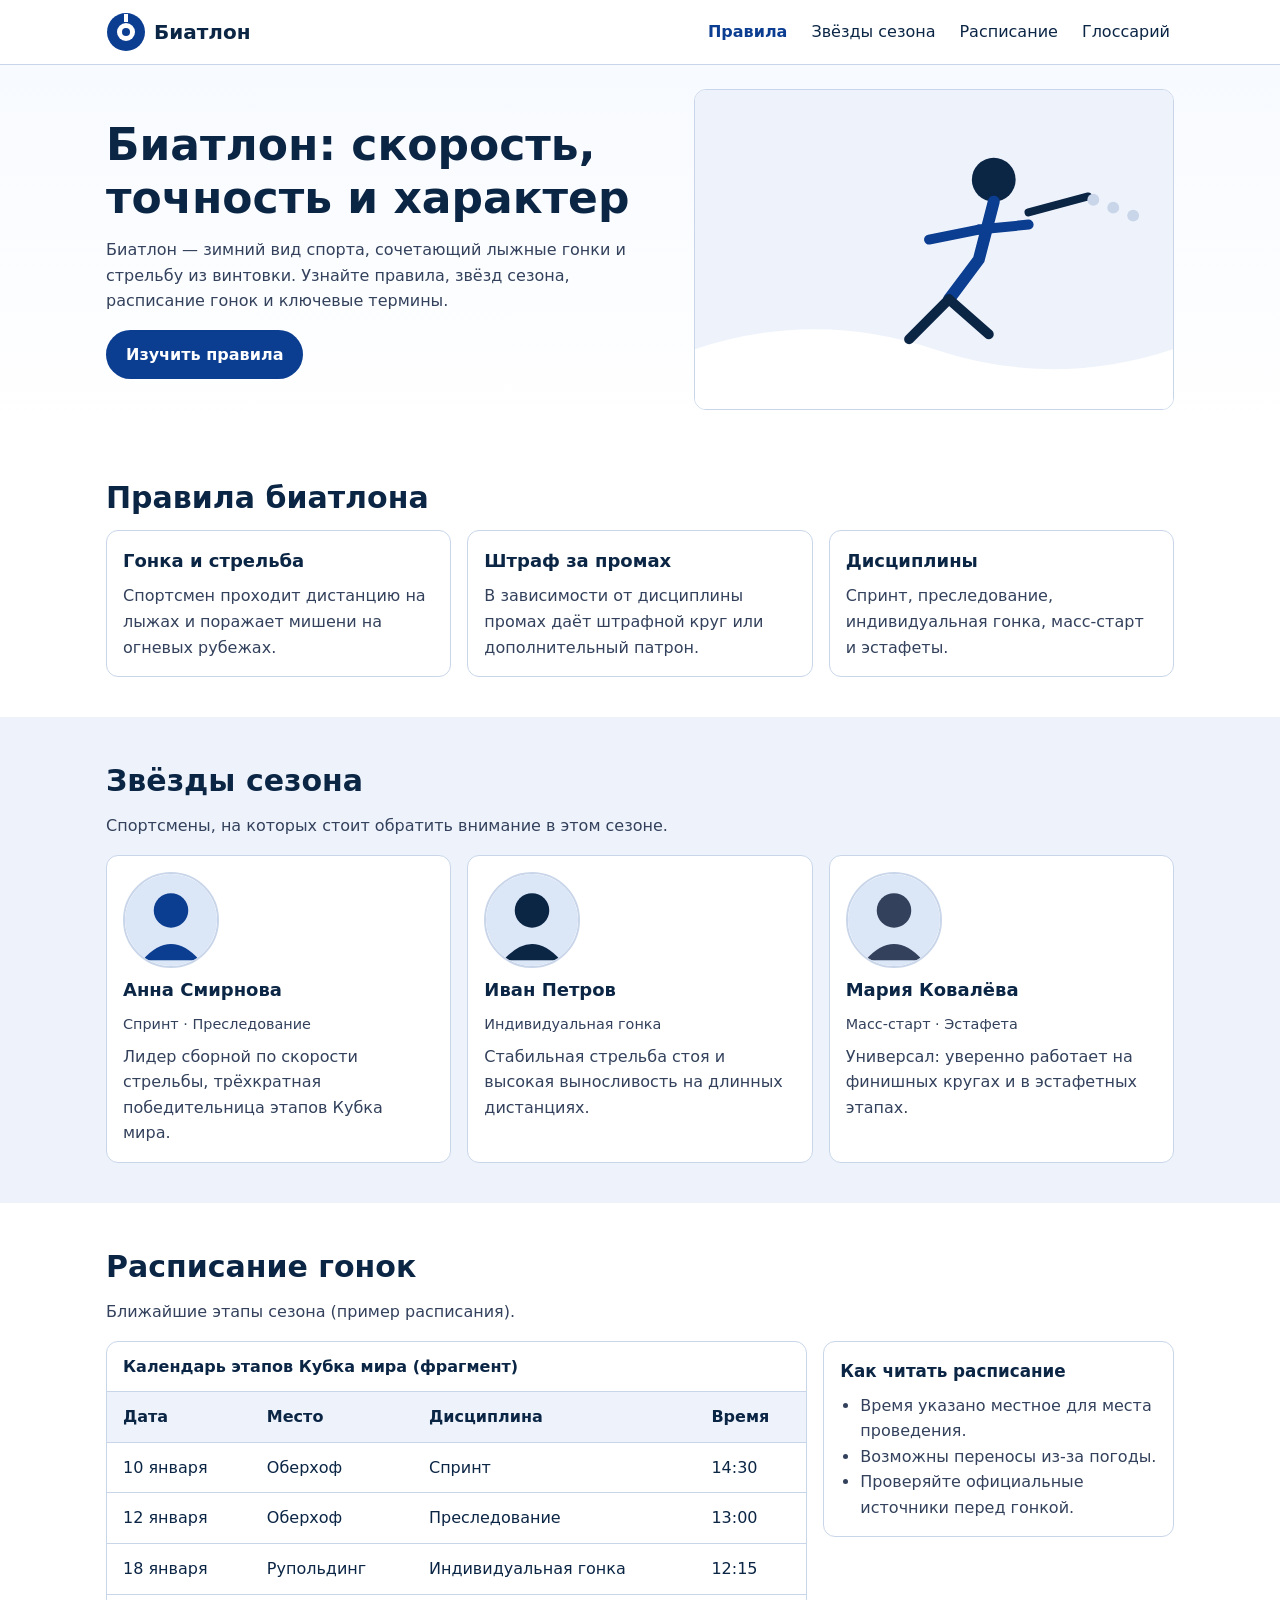
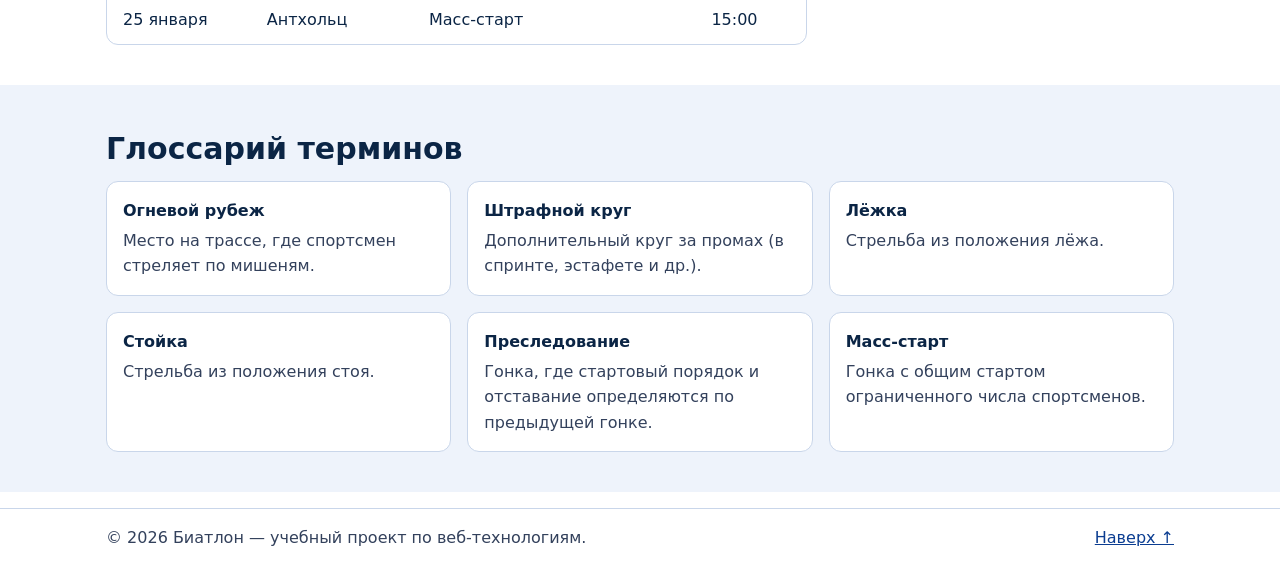
<file: lab1/index.html>
<!DOCTYPE html>
<html lang="ru">
<head>
  <meta charset="UTF-8">
  <meta name="viewport" content="width=device-width, initial-scale=1.0">
  <meta name="description" content="Сайт о биатлоне: правила, звёзды сезона, расписание гонок и глоссарий терминов.">
  <title>Биатлон — правила, звёзды, расписание</title>
  <link rel="icon" href="assets/img/favicon.svg" type="image/svg+xml">
  <link rel="stylesheet" href="styles.css">
</head>
<body>
  <a class="skip-link" href="#main">Перейти к основному содержанию</a>

  <header class="site-header">
    <div class="container header-inner">
      <a class="logo" href="#top" aria-label="Биатлон — на главную">
        <img src="assets/img/logo.svg" alt="" width="40" height="40" aria-hidden="true">
        <span>Биатлон</span>
      </a>

      <nav class="main-nav" aria-label="Основная навигация">
        <ul>
          <li><a href="#rules" aria-current="page">Правила</a></li>
          <li><a href="#stars">Звёзды сезона</a></li>
          <li><a href="#schedule">Расписание</a></li>
          <li><a href="#glossary">Глоссарий</a></li>
        </ul>
      </nav>
    </div>
  </header>

  <main id="main">
    <!-- HERO -->
    <section id="top" class="hero" aria-labelledby="hero-title">
      <div class="container hero-inner">
        <div class="hero-text">
          <h1 id="hero-title">Биатлон: скорость, точность и характер</h1>
          <p>
            Биатлон — зимний вид спорта, сочетающий лыжные гонки и стрельбу из винтовки.
            Узнайте правила, звёзд сезона, расписание гонок и ключевые термины.
          </p>
          <a class="btn" href="#rules">Изучить правила</a>
        </div>
        <img class="hero-img" src="assets/img/hero-biathlon.svg"
             alt="Схематичное изображение биатлониста на лыжне с винтовкой" width="480" height="320">
      </div>
    </section>

    <!-- ПРАВИЛА -->
    <section id="rules" class="section" aria-labelledby="rules-title">
      <div class="container">
        <h2 id="rules-title">Правила биатлона</h2>
        <div class="cards">
          <article class="card" aria-labelledby="rule-1">
            <h3 id="rule-1">Гонка и стрельба</h3>
            <p>Спортсмен проходит дистанцию на лыжах и поражает мишени на огневых рубежах.</p>
          </article>
          <article class="card" aria-labelledby="rule-2">
            <h3 id="rule-2">Штраф за промах</h3>
            <p>В зависимости от дисциплины промах даёт штрафной круг или дополнительный патрон.</p>
          </article>
          <article class="card" aria-labelledby="rule-3">
            <h3 id="rule-3">Дисциплины</h3>
            <p>Спринт, преследование, индивидуальная гонка, масс-старт и эстафеты.</p>
          </article>
        </div>
      </div>
    </section>

    <!-- ЗВЁЗДЫ СЕЗОНА -->
    <section id="stars" class="section section-alt" aria-labelledby="stars-title">
      <div class="container">
        <h2 id="stars-title">Звёзды сезона</h2>
        <p class="section-lead">Спортсмены, на которых стоит обратить внимание в этом сезоне.</p>

        <div class="stars-grid">
          <article class="star-card" aria-labelledby="star-1">
            <img src="assets/img/star-1.svg" alt="Портрет биатлониста №1" width="96" height="96">
            <h3 id="star-1">Анна Смирнова</h3>
            <p class="star-meta">Спринт · Преследование</p>
            <p>Лидер сборной по скорости стрельбы, трёхкратная победительница этапов Кубка мира.</p>
          </article>

          <article class="star-card" aria-labelledby="star-2">
            <img src="assets/img/star-2.svg" alt="Портрет биатлониста №2" width="96" height="96">
            <h3 id="star-2">Иван Петров</h3>
            <p class="star-meta">Индивидуальная гонка</p>
            <p>Стабильная стрельба стоя и высокая выносливость на длинных дистанциях.</p>
          </article>

          <article class="star-card" aria-labelledby="star-3">
            <img src="assets/img/star-3.svg" alt="Портрет биатлониста №3" width="96" height="96">
            <h3 id="star-3">Мария Ковалёва</h3>
            <p class="star-meta">Масс-старт · Эстафета</p>
            <p>Универсал: уверенно работает на финишных кругах и в эстафетных этапах.</p>
          </article>
        </div>
      </div>
    </section>

    <!-- РАСПИСАНИЕ -->
    <section id="schedule" class="section" aria-labelledby="schedule-title">
      <div class="container">
        <h2 id="schedule-title">Расписание гонок</h2>
        <p class="section-lead">Ближайшие этапы сезона (пример расписания).</p>

        <div class="schedule-layout">
          <div class="table-wrap">
            <table>
              <caption>Календарь этапов Кубка мира (фрагмент)</caption>
              <thead>
                <tr>
                  <th scope="col">Дата</th>
                  <th scope="col">Место</th>
                  <th scope="col">Дисциплина</th>
                  <th scope="col">Время</th>
                </tr>
              </thead>
              <tbody>
                <tr>
                  <td>10 января</td>
                  <td>Оберхоф</td>
                  <td>Спринт</td>
                  <td>14:30</td>
                </tr>
                <tr>
                  <td>12 января</td>
                  <td>Оберхоф</td>
                  <td>Преследование</td>
                  <td>13:00</td>
                </tr>
                <tr>
                  <td>18 января</td>
                  <td>Рупольдинг</td>
                  <td>Индивидуальная гонка</td>
                  <td>12:15</td>
                </tr>
                <tr>
                  <td>25 января</td>
                  <td>Антхольц</td>
                  <td>Масс-старт</td>
                  <td>15:00</td>
                </tr>
              </tbody>
            </table>
          </div>

          <aside class="schedule-note" aria-labelledby="schedule-note-title">
            <h3 id="schedule-note-title">Как читать расписание</h3>
            <ul>
              <li>Время указано местное для места проведения.</li>
              <li>Возможны переносы из‑за погоды.</li>
              <li>Проверяйте официальные источники перед гонкой.</li>
            </ul>
          </aside>
        </div>
      </div>
    </section>

    <!-- ГЛОССАРИЙ -->
    <section id="glossary" class="section section-alt" aria-labelledby="glossary-title">
      <div class="container">
        <h2 id="glossary-title">Глоссарий терминов</h2>
        <dl class="glossary">
          <div class="glossary-item">
            <dt>Огневой рубеж</dt>
            <dd>Место на трассе, где спортсмен стреляет по мишеням.</dd>
          </div>
          <div class="glossary-item">
            <dt>Штрафной круг</dt>
            <dd>Дополнительный круг за промах (в спринте, эстафете и др.).</dd>
          </div>
          <div class="glossary-item">
            <dt>Лёжка</dt>
            <dd>Стрельба из положения лёжа.</dd>
          </div>
          <div class="glossary-item">
            <dt>Стойка</dt>
            <dd>Стрельба из положения стоя.</dd>
          </div>
          <div class="glossary-item">
            <dt>Преследование</dt>
            <dd>Гонка, где стартовый порядок и отставание определяются по предыдущей гонке.</dd>
          </div>
          <div class="glossary-item">
            <dt>Масс-старт</dt>
            <dd>Гонка с общим стартом ограниченного числа спортсменов.</dd>
          </div>
        </dl>
      </div>
    </section>
  </main>

  <footer class="site-footer">
    <div class="container footer-inner">
      <p>© 2026 Биатлон — учебный проект по веб-технологиям.</p>
      <p><a href="#top">Наверх ↑</a></p>
    </div>
  </footer>
</body>
</html>
</file>
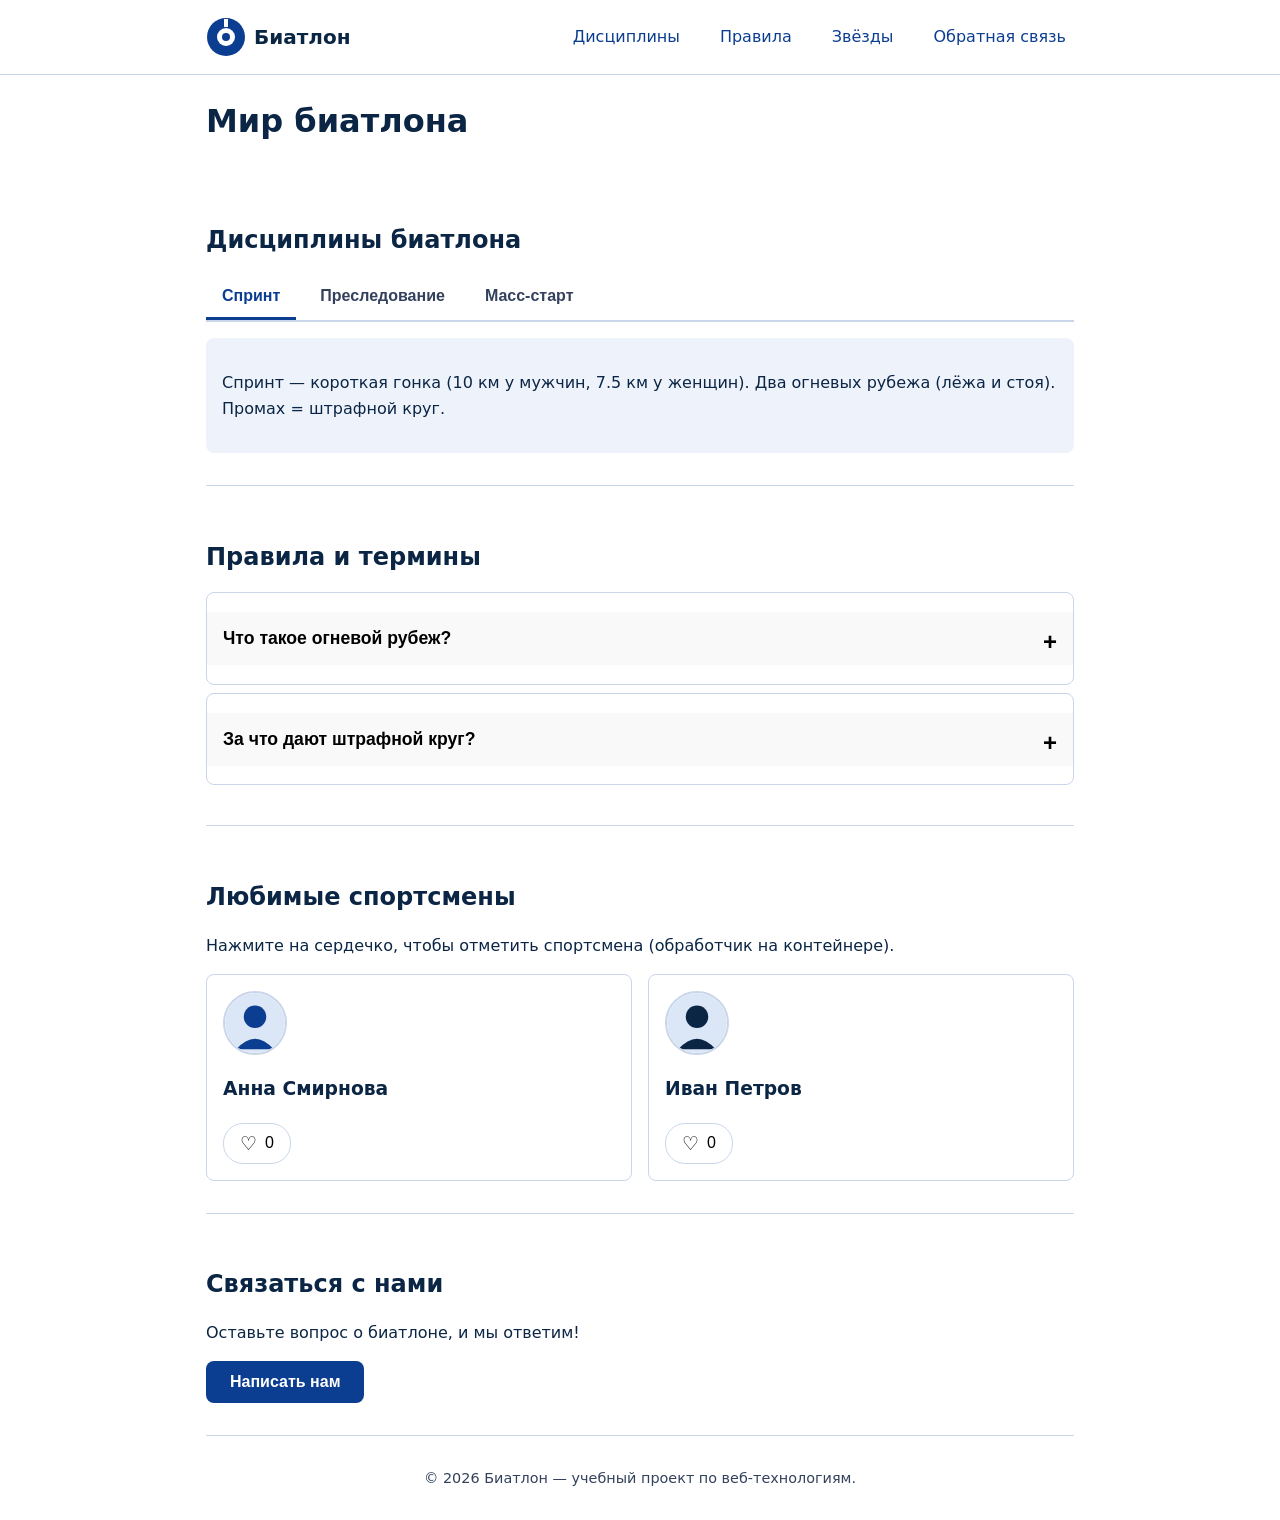
<file: lab2/index.html>
<!DOCTYPE html>
<html lang="ru">
<head>
  <meta charset="UTF-8">
  <meta name="viewport" content="width=device-width, initial-scale=1.0">
  <meta name="description" content="Сайт о биатлоне: интерактивные компоненты и формы.">
  <title>Биатлон — Интерактив</title>
  <link rel="icon" href="assets/img/favicon.svg" type="image/svg+xml">
  <link rel="stylesheet" href="styles.css">
</head>
<body>
  <a class="skip-link" href="#main">Перейти к контенту</a>

  <header class="site-header">
    <div class="container header-inner">
      <a class="logo" href="#" aria-label="Биатлон — на главную">
        <img src="assets/img/logo.svg" alt="" width="40" height="40" aria-hidden="true">
        <span>Биатлон</span>
      </a>

      <button class="burger-btn" aria-label="Открыть меню" aria-expanded="false" aria-controls="main-nav">
        <span class="burger-icon"></span>
      </button>

      <nav id="main-nav" class="main-nav" aria-label="Основная навигация">
        <ul>
          <li><a href="#tabs-section">Дисциплины</a></li>
          <li><a href="#accordion-section">Правила</a></li>
          <li><a href="#delegation-section">Звёзды</a></li>
          <li><a href="#form-section">Обратная связь</a></li>
        </ul>
      </nav>
    </div>
  </header>

  <main id="main" class="container">
    <h1>Мир биатлона</h1>

    <!-- 1. ТАБЫ -->
    <section id="tabs-section" class="section">
      <h2>Дисциплины биатлона</h2>
      <div class="tabs-container">
        <div class="tabs-list" role="tablist" aria-label="Дисциплины">
          <button role="tab" id="tab-sprint" aria-selected="true" aria-controls="panel-sprint" tabindex="0">Спринт</button>
          <button role="tab" id="tab-pursuit" aria-selected="false" aria-controls="panel-pursuit" tabindex="-1">Преследование</button>
          <button role="tab" id="tab-mass" aria-selected="false" aria-controls="panel-mass" tabindex="-1">Масс-старт</button>
        </div>
        <div role="tabpanel" id="panel-sprint" aria-labelledby="tab-sprint" class="tab-panel" tabindex="0">
          <p>Спринт — короткая гонка (10 км у мужчин, 7.5 км у женщин). Два огневых рубежа (лёжа и стоя). Промах = штрафной круг.</p>
        </div>
        <div role="tabpanel" id="panel-pursuit" aria-labelledby="tab-pursuit" class="tab-panel" tabindex="0" hidden>
          <p>Преследование — гонка с раздельным стартом. Спортсмены стартуют с отставанием от лидера спринта. Четыре огневых рубежа.</p>
        </div>
        <div role="tabpanel" id="panel-mass" aria-labelledby="tab-mass" class="tab-panel" tabindex="0" hidden>
          <p>Масс-старт — общий старт для 30 лучших спортсменов. Четыре огневых рубежа. Промах = штрафной круг.</p>
        </div>
      </div>
    </section>

    <!-- 2. АККОРДЕОН -->
    <section id="accordion-section" class="section">
      <h2>Правила и термины</h2>
      <div class="accordion">
        <div class="accordion-item">
          <h3>
            <button class="accordion-header" aria-expanded="false" aria-controls="acc-content-1" id="acc-header-1">
              Что такое огневой рубеж?
            </button>
          </h3>
          <div id="acc-content-1" role="region" aria-labelledby="acc-header-1" class="accordion-content" hidden>
            <p>Место на трассе, оборудованное для стрельбы. Спортсмены стреляют из положения лёжа и стоя.</p>
          </div>
        </div>
        <div class="accordion-item">
          <h3>
            <button class="accordion-header" aria-expanded="false" aria-controls="acc-content-2" id="acc-header-2">
              За что дают штрафной круг?
            </button>
          </h3>
          <div id="acc-content-2" role="region" aria-labelledby="acc-header-2" class="accordion-content" hidden>
            <p>Штрафной круг даётся за промах по мишени в спринте, преследовании и эстафете. В индивидуальной гонке за промах добавляют штрафное время.</p>
          </div>
        </div>
      </div>
    </section>

    <!-- 3. ДЕЛЕГИРОВАНИЕ СОБЫТИЙ (Список звёзд) -->
    <section id="delegation-section" class="section">
      <h2>Любимые спортсмены</h2>
      <p>Нажмите на сердечко, чтобы отметить спортсмена (обработчик на контейнере).</p>
      <div class="cards-container" id="stars-container">
        <article class="card">
          <img src="assets/img/star-1.svg" alt="Портрет Анны Смирновой" width="64" height="64" class="card-avatar">
          <h3>Анна Смирнова</h3>
          <button class="like-btn" aria-pressed="false" aria-label="Нравится Анна Смирнова">
            <span class="heart">♡</span> <span class="like-count">0</span>
          </button>
        </article>
        <article class="card">
          <img src="assets/img/star-2.svg" alt="Портрет Ивана Петрова" width="64" height="64" class="card-avatar">
          <h3>Иван Петров</h3>
          <button class="like-btn" aria-pressed="false" aria-label="Нравится Иван Петров">
            <span class="heart">♡</span> <span class="like-count">0</span>
          </button>
        </article>
      </div>
    </section>

    <!-- 4. МОДАЛЬНОЕ ОКНО и ФОРМА -->
    <section id="form-section" class="section">
      <h2>Связаться с нами</h2>
      <p>Оставьте вопрос о биатлоне, и мы ответим!</p>
      
      <button class="btn" id="open-modal-btn" aria-haspopup="dialog">Написать нам</button>

      <div class="modal-overlay" id="modal-overlay" hidden>
        <div class="modal" role="dialog" aria-modal="true" aria-labelledby="modal-title">
          <div class="modal-header">
            <h2 id="modal-title">Обратная связь</h2>
            <button class="modal-close" id="close-modal-btn" aria-label="Закрыть окно">&times;</button>
          </div>
          
          <form id="feedback-form" novalidate>
            <div class="form-group">
              <label for="name">Имя <span class="required">*</span></label>
              <input type="text" id="name" name="name" required placeholder="Ваше имя">
              <span class="error-msg" id="error-name" aria-live="polite"></span>
            </div>
            <div class="form-group">
              <label for="email">E-mail <span class="required">*</span></label>
              <input type="email" id="email" name="email" required placeholder="example@mail.ru">
              <span class="error-msg" id="error-email" aria-live="polite"></span>
            </div>
            <div class="form-group">
              <label for="message">Сообщение <span class="required">*</span></label>
              <textarea id="message" name="message" required rows="4" minlength="20" placeholder="Минимум 20 символов..."></textarea>
              <span class="error-msg" id="error-message" aria-live="polite"></span>
            </div>
            <button type="submit" class="btn" id="submit-btn" disabled>Отправить</button>
            <p id="form-success" class="success-msg" aria-live="polite" hidden>Спасибо! Ваше сообщение отправлено.</p>
          </form>
        </div>
      </div>
    </section>
  </main>

  <footer class="site-footer">
    <div class="container">
      <p>© 2026 Биатлон — учебный проект по веб-технологиям.</p>
    </div>
  </footer>

  <script src="scripts/main.js"></script>
</body>
</html>
</file>
<file: lab1/styles.css>
/* ===== Базовые настройки (mobile-first) ===== */
:root {
  --bg: #ffffff;
  --text: #0b2545;
  --muted: #33415c;
  --accent: #0b3d91;
  --accent-hover: #092e6e;
  --alt-bg: #eef3fb;
  --border: #c9d6ea;
  --focus: #0a84ff;
  --radius: 12px;
  --gap: 1rem;
  --max-width: 1100px;
  color-scheme: light dark; /* Говорим браузеру, что поддерживаем обе темы */
}

*, *::before, *::after {
  box-sizing: border-box;
}

html {
  scroll-behavior: smooth;
  -webkit-text-size-adjust: 100%; /* Убирает ошибки масштабирования на мобильных */
}

body {
  margin: 0;
  font-family: system-ui, -apple-system, "Segoe UI", Roboto, Helvetica, Arial, sans-serif;
  line-height: 1.6;
  color: var(--text);
  background-color: var(--bg);
  /* Добавляем поддержку темной темы для систем */
  background: var(--bg);
}

img {
  max-width: 100%;
  height: auto;
  display: block;
}

a {
  color: var(--accent);
  text-decoration: underline;
}

a:hover {
  color: var(--accent-hover);
}

/* Видимый фокус (обязательно для Accessibility) */
:focus-visible {
  outline: 3px solid var(--focus);
  outline-offset: 2px;
  border-radius: 4px;
}

/* Skip link */
.skip-link {
  position: absolute;
  left: -9999px;
  top: 0;
  background: var(--accent);
  color: #fff;
  padding: 0.75rem 1rem;
  z-index: 1000;
  text-decoration: none;
}

.skip-link:focus {
  left: 1rem;
  top: 1rem;
}

.container {
  width: 100%;
  max-width: var(--max-width);
  margin: 0 auto;
  padding: 0 1rem;
}

/* ===== Шапка ===== */
.site-header {
  border-bottom: 1px solid var(--border);
  background: var(--bg);
  position: sticky;
  top: 0;
  z-index: 10;
}

.header-inner {
  display: flex;
  flex-direction: column;
  gap: 0.5rem;
  padding: 0.75rem 1rem;
}

.logo {
  display: inline-flex;
  align-items: center;
  gap: 0.5rem;
  font-weight: 700;
  font-size: 1.25rem;
  color: var(--text);
  text-decoration: none;
}

.main-nav ul {
  list-style: none;
  margin: 0;
  padding: 0;
  display: flex;
  flex-wrap: wrap;
  gap: 0.5rem 1rem;
}

.main-nav a {
  text-decoration: none;
  padding: 0.25rem 0.25rem;
  border-radius: 6px;
  color: var(--text);
}

.main-nav a:hover,
.main-nav a:focus-visible {
  color: var(--accent-hover);
  text-decoration: underline;
}

.main-nav a[aria-current="page"] {
  color: var(--accent);
  font-weight: 700;
}

/* ===== Hero ===== */
.hero {
  padding: 1.5rem 0;
  background: linear-gradient(180deg, #f7faff 0%, var(--bg) 100%);
}

.hero-inner {
  display: flex;
  flex-direction: column;
  gap: 1rem;
}

.hero-text h1 {
  font-size: 1.75rem;
  line-height: 1.2;
  margin: 0 0 0.75rem;
}

.hero-text p {
  margin: 0 0 1rem;
  color: var(--muted);
}

.hero-img {
  align-self: center;
  border-radius: var(--radius);
  border: 1px solid var(--border);
  background: var(--bg);
}

.btn {
  display: inline-block;
  background: var(--accent);
  color: #fff;
  padding: 0.75rem 1.25rem;
  border-radius: 999px;
  text-decoration: none;
  font-weight: 600;
  cursor: pointer;
}

.btn:hover,
.btn:focus-visible {
  background: var(--accent-hover);
  color: #fff;
}

/* ===== Секции ===== */
.section {
  padding: 1.5rem 0;
}

.section-alt {
  background: var(--alt-bg);
}

.section h2 {
  font-size: 1.5rem;
  margin: 0 0 0.5rem;
}

.section-lead {
  margin: 0 0 1rem;
  color: var(--muted);
}

/* Карточки правил */
.cards {
  display: grid;
  grid-template-columns: 1fr;
  gap: var(--gap);
}

.card {
  background: var(--bg);
  border: 1px solid var(--border);
  border-radius: var(--radius);
  padding: 1rem;
}

.card h3 {
  margin: 0 0 0.5rem;
  font-size: 1.125rem;
}

.card p {
  margin: 0;
  color: var(--muted);
}

/* Звёзды сезона */
.stars-grid {
  display: grid;
  grid-template-columns: 1fr;
  gap: var(--gap);
}

.star-card {
  background: var(--bg);
  border: 1px solid var(--border);
  border-radius: var(--radius);
  padding: 1rem;
  display: flex;
  flex-direction: column;
  gap: 0.5rem;
}

.star-card img {
  border-radius: 50%;
  border: 2px solid var(--border);
}

.star-card h3 {
  margin: 0;
  font-size: 1.125rem;
}

.star-meta {
  margin: 0;
  font-size: 0.9rem;
  color: var(--muted);
}

.star-card p:last-child {
  margin: 0;
  color: var(--muted);
}

/* Расписание */
.schedule-layout {
  display: grid;
  grid-template-columns: 1fr;
  gap: var(--gap);
}

.table-wrap {
  overflow-x: auto;
  border: 1px solid var(--border);
  border-radius: var(--radius);
  background: var(--bg);
}

table {
  width: 100%;
  border-collapse: collapse;
  min-width: 480px;
}

caption {
  caption-side: top;
  text-align: left;
  padding: 0.75rem 1rem;
  font-weight: 600;
  color: var(--text);
  border-bottom: 1px solid var(--border);
}

th,
td {
  padding: 0.75rem 1rem;
  text-align: left;
  border-bottom: 1px solid var(--border);
}

thead th {
  background: var(--alt-bg);
  color: var(--text);
}

tbody tr:last-child td {
  border-bottom: none;
}

.schedule-note {
  background: var(--bg);
  border: 1px solid var(--border);
  border-radius: var(--radius);
  padding: 1rem;
}

.schedule-note h3 {
  margin: 0 0 0.5rem;
  font-size: 1.05rem;
}

.schedule-note ul {
  margin: 0;
  padding-left: 1.25rem;
  color: var(--muted);
}

/* Глоссарий */
.glossary {
  display: grid;
  grid-template-columns: 1fr;
  gap: var(--gap);
  margin: 0;
}

.glossary-item {
  background: var(--bg);
  border: 1px solid var(--border);
  border-radius: var(--radius);
  padding: 1rem;
}

.glossary-item dt {
  font-weight: 700;
  margin-bottom: 0.25rem;
}

.glossary-item dd {
  margin: 0;
  color: var(--muted);
}

/* ===== Футер ===== */
.site-footer {
  border-top: 1px solid var(--border);
  background: var(--bg);
  padding: 1rem 0;
  margin-top: 1rem;
}

.footer-inner {
  display: flex;
  flex-direction: column;
  gap: 0.5rem;
  align-items: flex-start;
}

.footer-inner p {
  margin: 0;
  color: var(--muted);
}

/* ===== Планшет: 600px+ ===== */
@media (min-width: 600px) {
  .header-inner {
    flex-direction: row;
    justify-content: space-between;
    align-items: center;
  }

  .hero-inner {
    flex-direction: row;
    align-items: center;
    gap: 2rem;
  }

  .hero-text {
    flex: 1 1 55%;
  }

  .hero-img {
    flex: 1 1 45%;
    align-self: stretch;
    object-fit: cover;
  }

  .hero-text h1 {
    font-size: 2.25rem;
  }

  .section {
    padding: 2.5rem 0;
  }

  .cards {
    grid-template-columns: repeat(2, 1fr);
  }

  .stars-grid {
    grid-template-columns: repeat(2, 1fr);
  }

  .schedule-layout {
    grid-template-columns: 2fr 1fr;
    align-items: start;
  }

  .glossary {
    grid-template-columns: repeat(2, 1fr);
  }

  .footer-inner {
    flex-direction: row;
    justify-content: space-between;
    align-items: center;
  }
}

/* ===== Десктоп: 1024px+ ===== */
@media (min-width: 1024px) {
  .section h2 {
    font-size: 1.875rem;
  }

  .cards {
    grid-template-columns: repeat(3, 1fr);
  }

  .stars-grid {
    grid-template-columns: repeat(3, 1fr);
  }

  .glossary {
    grid-template-columns: repeat(3, 1fr);
  }

  .hero-text h1 {
    font-size: 2.75rem;
  }
}

/* Уважение к настройкам анимации (Требование Lighthouse Accessibility) */
@media (prefers-reduced-motion: reduce) {
  html {
    scroll-behavior: auto;
  }
  *, *::before, *::after {
    transition: none !important;
    animation: none !important;
  }
}
</file>
<file: lab2/styles.css>
/* ===== Базовые настройки (mobile-first) ===== */
:root {
  --bg: #ffffff;
  --text: #0b2545;
  --muted: #33415c;
  --accent: #0b3d91;
  --accent-hover: #092e6e;
  --alt-bg: #eef3fb;
  --border: #c9d6ea;
  --focus: #0a84ff;
  --error: #d32f2f;
  --success: #2e7d32;
  --radius: 8px;
}

*, *::before, *::after { box-sizing: border-box; }
html { scroll-behavior: smooth; }
body {
  margin: 0;
  font-family: system-ui, -apple-system, sans-serif;
  line-height: 1.6;
  color: var(--text);
  background: var(--bg);
}
img { max-width: 100%; height: auto; display: block; }
a { color: var(--accent); text-decoration: underline; }
a:hover { color: var(--accent-hover); }

/* Доступность: фокус */
:focus-visible {
  outline: 3px solid var(--focus);
  outline-offset: 2px;
  border-radius: 4px;
}
.skip-link {
  position: absolute; left: -9999px; top: 0;
  background: var(--accent); color: #fff;
  padding: 0.75rem 1rem; z-index: 1000; text-decoration: none;
}
.skip-link:focus { left: 1rem; top: 1rem; }

.container {
  width: 100%; max-width: 900px; margin: 0 auto; padding: 0 1rem;
}

/* ===== Шапка и Бургер-меню ===== */
.site-header {
  border-bottom: 1px solid var(--border); background: #fff;
  position: sticky; top: 0; z-index: 10;
}
.header-inner {
  display: flex; justify-content: space-between; align-items: center;
  padding: 1rem; max-width: 900px; margin: 0 auto;
}
.logo {
  display: flex; align-items: center; gap: 0.5rem;
  font-weight: 700; font-size: 1.25rem; color: var(--text); text-decoration: none;
}

/* Бургер кнопка */
.burger-btn {
  background: none; border: none; cursor: pointer; padding: 0.5rem;
  display: flex; flex-direction: column; gap: 5px; z-index: 20;
}
.burger-icon, .burger-btn::before, .burger-btn::after {
  content: ''; display: block; width: 25px; height: 3px;
  background: var(--text); transition: 0.3s;
}
.burger-btn[aria-expanded="true"] .burger-icon { opacity: 0; }
.burger-btn[aria-expanded="true"]::before { transform: translateY(8px) rotate(45deg); }
.burger-btn[aria-expanded="true"]::after { transform: translateY(-8px) rotate(-45deg); }

/* Навигация (мобильная) */
.main-nav {
  position: absolute; top: 100%; left: 0; width: 100%;
  background: #fff; border-bottom: 1px solid var(--border);
  padding: 1rem; display: none;
}
.main-nav.is-open { display: block; }
.main-nav ul { list-style: none; margin: 0; padding: 0; display: flex; flex-direction: column; gap: 1rem; }
.main-nav a { text-decoration: none; font-weight: 500; display: block; padding: 0.5rem; }

/* Планшет/ПК */
@media (min-width: 600px) {
  .burger-btn { display: none; }
  .main-nav { position: static; display: block; padding: 0; border: none; width: auto; }
  .main-nav ul { flex-direction: row; gap: 1.5rem; }
}

/* ===== Секции ===== */
.section { padding: 2rem 0; border-bottom: 1px solid var(--border); }
h1 { font-size: 2rem; }
h2 { font-size: 1.5rem; margin-bottom: 1rem; }

/* ===== 1. Табы ===== */
.tabs-list {
  display: flex; flex-wrap: wrap; gap: 0.5rem; border-bottom: 2px solid var(--border); margin-bottom: 1rem;
}
.tabs-list button {
  background: none; border: none; padding: 0.75rem 1rem; cursor: pointer;
  font-size: 1rem; color: var(--muted); font-weight: 600; border-bottom: 3px solid transparent;
}
.tabs-list button[aria-selected="true"] {
  color: var(--accent); border-bottom-color: var(--accent);
}
.tab-panel { padding: 1rem; background: var(--alt-bg); border-radius: var(--radius); }

/* ===== 2. Аккордеон ===== */
.accordion-item { border: 1px solid var(--border); border-radius: var(--radius); margin-bottom: 0.5rem; overflow: hidden; }
.accordion-header {
  width: 100%; text-align: left; background: #f9f9f9; border: none; padding: 1rem;
  font-size: 1.1rem; font-weight: 600; cursor: pointer; position: relative;
}
.accordion-header::after {
  content: '+'; position: absolute; right: 1rem; font-size: 1.5rem; transition: transform 0.3s;
}
.accordion-header[aria-expanded="true"]::after { content: '−'; }
.accordion-content { padding: 1rem; background: #fff; }

/* ===== 3. Делегирование (Карточки) ===== */
.cards-container { display: grid; grid-template-columns: 1fr; gap: 1rem; }
@media (min-width: 600px) { .cards-container { grid-template-columns: repeat(2, 1fr); } }
.card { border: 1px solid var(--border); padding: 1rem; border-radius: var(--radius); background: #fff; }

/* Стили для картинок-аватарок */
.card-avatar {
  border-radius: 50%;
  border: 2px solid var(--border);
  margin-bottom: 0.5rem;
}

.like-btn {
  background: none; border: 1px solid var(--border); border-radius: 20px;
  padding: 0.5rem 1rem; cursor: pointer; display: inline-flex; align-items: center; gap: 0.5rem;
  font-size: 1rem; transition: 0.2s;
}
.like-btn[aria-pressed="true"] { background: #ffebee; border-color: #ef9a9a; color: var(--error); }
.heart { font-size: 1.2rem; }

/* ===== 4. Модалка и Форма ===== */
.btn {
  background: var(--accent); color: #fff; border: none;
  padding: 0.75rem 1.5rem; border-radius: var(--radius);
  font-size: 1rem; cursor: pointer; font-weight: 600; transition: 0.2s;
}
.btn:hover { background: var(--accent-hover); }
.btn:disabled { background: #ccc; cursor: not-allowed; }

.modal-overlay {
  position: fixed; top: 0; left: 0; width: 100%; height: 100%;
  background: rgba(0,0,0,0.5); display: flex; align-items: center; justify-content: center;
  z-index: 1000; padding: 1rem;
}
.modal-overlay[hidden] { display: none; }
.modal {
  background: #fff; border-radius: var(--radius); width: 100%; max-width: 500px;
  padding: 1.5rem; position: relative; box-shadow: 0 10px 25px rgba(0,0,0,0.2);
}
.modal-header { display: flex; justify-content: space-between; align-items: center; margin-bottom: 1rem; }
.modal-header h2 { margin: 0; }
.modal-close {
  background: none; border: none; font-size: 2rem; cursor: pointer; line-height: 1; color: var(--muted);
}

/* Форма */
.form-group { margin-bottom: 1rem; }
.form-group label { display: block; font-weight: 600; margin-bottom: 0.25rem; }
.required { color: var(--error); }
.form-group input, .form-group textarea {
  width: 100%; padding: 0.75rem; border: 1px solid var(--border);
  border-radius: var(--radius); font-family: inherit; font-size: 1rem;
}
.form-group input:focus, .form-group textarea:focus {
  border-color: var(--accent); outline: none; box-shadow: 0 0 0 2px rgba(11, 61, 145, 0.2);
}
.error-msg { color: var(--error); font-size: 0.875rem; display: block; margin-top: 0.25rem; min-height: 1.2em; }
.success-msg { color: var(--success); font-weight: 600; margin-top: 1rem; text-align: center; }

.site-footer { padding: 1rem 0; text-align: center; color: var(--muted); font-size: 0.9rem; }
</file>
